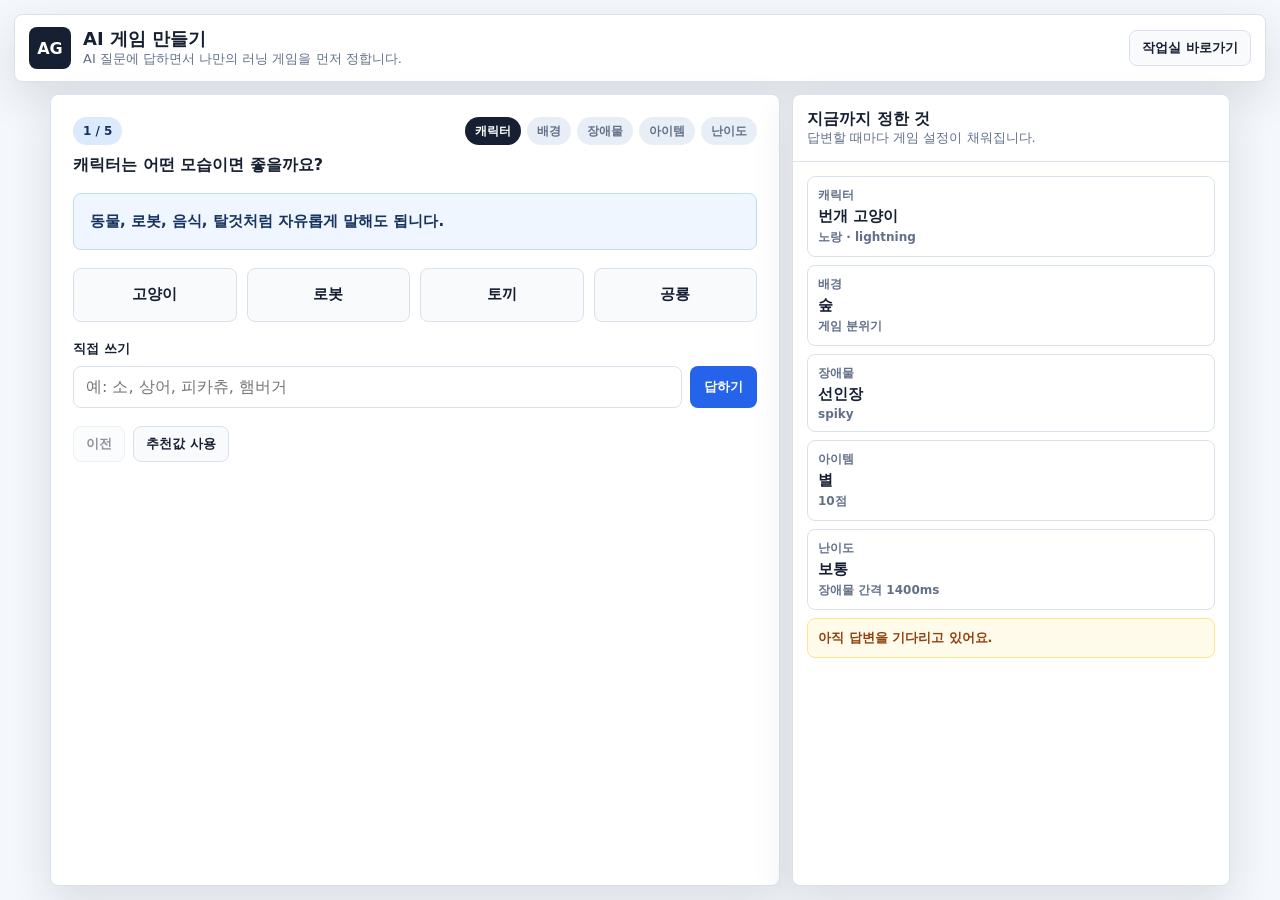
<file: index.html>
<!doctype html>
<html lang="ko">
  <head>
    <meta charset="utf-8" />
    <meta name="viewport" content="width=device-width, initial-scale=1" />
    <title>AI Agent Game Lab - 만들기</title>
    <link rel="stylesheet" href="./styles.css" />
  </head>
  <body>
    <div class="creator-shell">
      <header class="creator-topbar">
        <div class="brand-block">
          <div class="brand-mark">AG</div>
          <div>
            <h1>AI 게임 만들기</h1>
            <p>AI 질문에 답하면서 나만의 러닝 게임을 먼저 정합니다.</p>
          </div>
        </div>
        <a class="text-link" href="./play.html">작업실 바로가기</a>
      </header>

      <main class="creator-main">
        <section class="conversation-card" aria-label="게임 만들기 대화">
          <div class="progress-row">
            <div>
              <span id="stepLabel" class="step-label">1 / 5</span>
              <h2 id="questionTitle">캐릭터는 어떤 모습이면 좋을까요?</h2>
            </div>
            <div id="stepPills" class="step-pills" aria-label="진행 단계"></div>
          </div>

          <div id="agentBubble" class="agent-bubble">
            예시를 고르거나 직접 적어도 됩니다. 없는 답을 적으면 AI가 게임에 맞는 모양으로 바꿔줄게요.
          </div>

          <div id="choiceGrid" class="choice-grid" aria-label="선택지"></div>

          <form id="creatorForm" class="creator-form">
            <label for="customAnswer">직접 쓰기</label>
            <div class="creator-input-row">
              <input id="customAnswer" type="text" autocomplete="off" placeholder="예: 소, 화산, 바나나 껍질" />
              <button class="primary-button" type="submit">답하기</button>
            </div>
          </form>

          <div class="creator-actions">
            <button id="backStepBtn" class="ghost-button" type="button" disabled>이전</button>
            <button id="skipStepBtn" class="ghost-button" type="button">추천값 사용</button>
          </div>
        </section>

        <aside class="draft-card" aria-label="지금까지 정한 것">
          <div class="panel-heading">
            <div>
              <h2>지금까지 정한 것</h2>
              <p>답변할 때마다 게임 설정이 채워집니다.</p>
            </div>
          </div>
          <div id="draftSummary" class="draft-summary"></div>
          <div id="finalPanel" class="final-panel hidden">
            <h2>게임 설정이 완성됐어요</h2>
            <p>아래 설정으로 러닝 게임 작업실을 열 수 있습니다.</p>
            <button id="createGameBtn" class="primary-button" type="button">게임 만들기</button>
          </div>
        </aside>
      </main>
    </div>

    <script src="./creator.js"></script>
  </body>
</html>
</file>
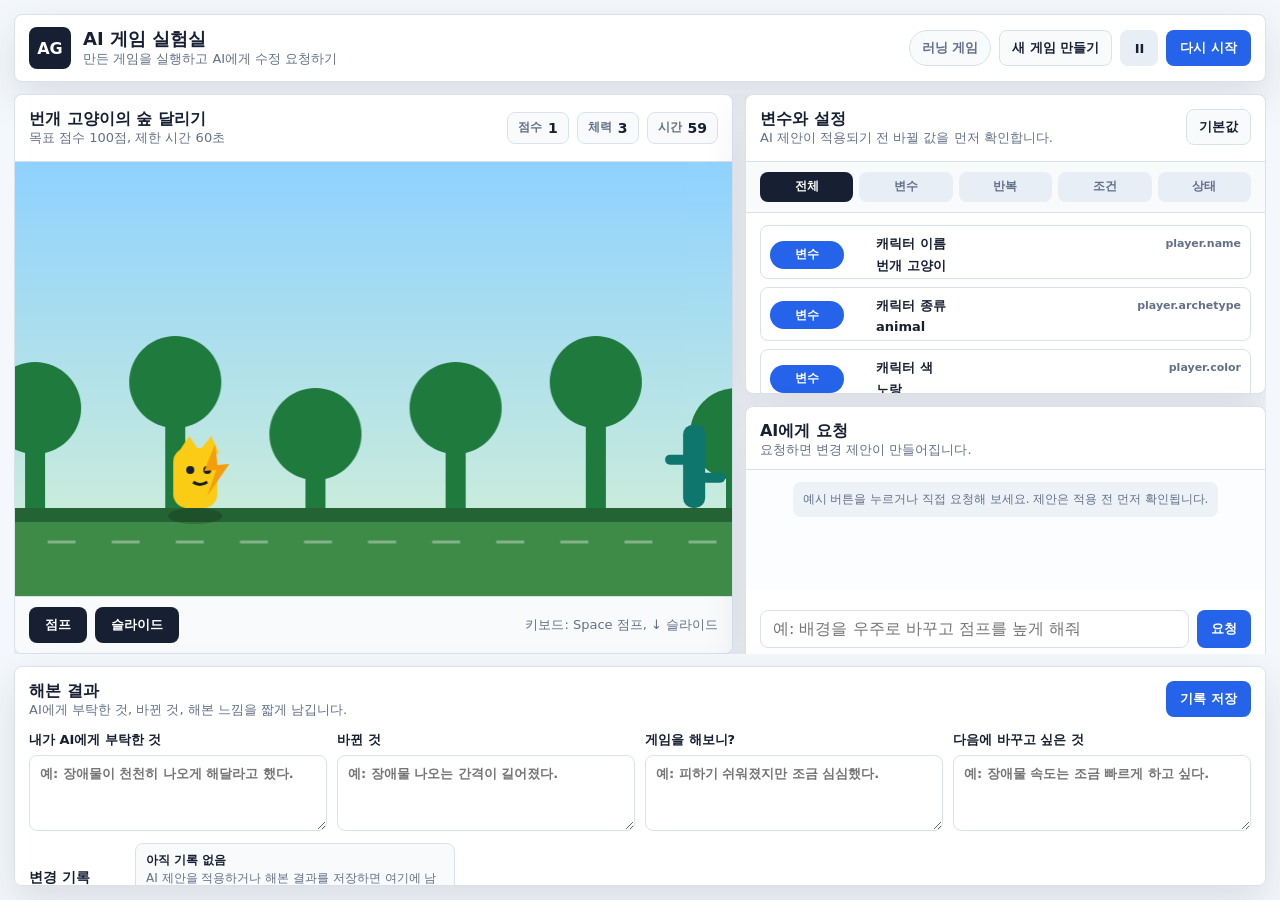
<file: play.html>
<!doctype html>
<html lang="ko">
  <head>
    <meta charset="utf-8" />
    <meta name="viewport" content="width=device-width, initial-scale=1" />
    <title>AI Agent Game Lab - 작업실</title>
    <link rel="stylesheet" href="./styles.css" />
  </head>
  <body>
    <div class="app-shell">
      <header class="topbar">
        <div class="brand-block">
          <div class="brand-mark">AG</div>
          <div>
            <h1>AI 게임 실험실</h1>
            <p>만든 게임을 실행하고 AI에게 수정 요청하기</p>
          </div>
        </div>
        <div class="top-actions">
          <div class="mode-pill">러닝 게임</div>
          <a class="text-link" href="./index.html">새 게임 만들기</a>
          <button id="pauseBtn" class="icon-button" type="button" aria-label="일시정지">II</button>
          <button id="restartBtn" class="primary-button" type="button">다시 시작</button>
        </div>
      </header>

      <main class="workspace">
        <section class="game-panel" aria-label="게임 화면">
          <div class="game-header">
            <div>
              <h2 id="gameTitle">번개 고양이의 숲 달리기</h2>
              <p id="gameSubtitle">점프해서 장애물을 피하고 아이템을 모으세요.</p>
            </div>
            <div class="hud-strip">
              <span>점수 <strong id="scoreValue">0</strong></span>
              <span>체력 <strong id="hpValue">3</strong></span>
              <span>시간 <strong id="timeValue">60</strong></span>
            </div>
          </div>
          <div class="canvas-wrap">
            <canvas id="gameCanvas" width="960" height="540"></canvas>
            <div id="gameOverlay" class="game-overlay hidden">
              <strong id="overlayTitle">게임 종료</strong>
              <span id="overlayText">다시 시작해서 다른 설정을 실험해 보세요.</span>
            </div>
          </div>
          <div class="game-controls">
            <button id="jumpBtn" class="control-button" type="button">점프</button>
            <button id="slideBtn" class="control-button" type="button">슬라이드</button>
            <p>키보드: Space 점프, ↓ 슬라이드</p>
          </div>
        </section>

        <aside class="side-panel">
          <section class="variables-panel" aria-label="변수와 설정">
            <div class="panel-heading">
              <div>
                <h2>변수와 설정</h2>
                <p>AI 제안이 적용되기 전 바뀔 값을 먼저 확인합니다.</p>
              </div>
              <button id="resetBtn" class="ghost-button" type="button">기본값</button>
            </div>

            <div class="concept-tabs" role="tablist" aria-label="개념 필터">
              <button class="concept-tab active" data-filter="all" type="button">전체</button>
              <button class="concept-tab" data-filter="variable" type="button">변수</button>
              <button class="concept-tab" data-filter="loop" type="button">반복</button>
              <button class="concept-tab" data-filter="condition" type="button">조건</button>
              <button class="concept-tab" data-filter="state" type="button">상태</button>
            </div>

            <div id="variableList" class="variable-list"></div>
          </section>

          <section class="chat-panel" aria-label="AI 채팅">
            <div class="panel-heading compact">
              <div>
                <h2>AI에게 요청</h2>
                <p>요청하면 변경 제안이 만들어집니다.</p>
              </div>
            </div>

            <div id="chatMessages" class="chat-messages" aria-live="polite"></div>

            <div class="prompt-chips" aria-label="요청 예시">
              <button type="button" data-prompt="배경을 우주로 바꿔줘">우주 배경</button>
              <button type="button" data-prompt="캐릭터를 빠르게 해줘">빠른 캐릭터</button>
              <button type="button" data-prompt="장애물이 천천히 나오게 해줘">쉬운 장애물</button>
              <button type="button" data-prompt="점프를 더 높게 해줘">높은 점프</button>
            </div>

            <form id="agentForm" class="agent-form">
              <input
                id="agentInput"
                type="text"
                autocomplete="off"
                placeholder="예: 배경을 우주로 바꾸고 점프를 높게 해줘"
              />
              <button class="primary-button" type="submit">요청</button>
            </form>

            <div class="proposal-actions">
              <button id="applyBtn" class="primary-button" type="button" disabled>제안 적용</button>
              <button id="clearProposalBtn" class="ghost-button" type="button" disabled>제안 지우기</button>
              <button id="undoBtn" class="ghost-button" type="button" disabled>되돌리기</button>
            </div>
          </section>
        </aside>
      </main>

      <section class="journal-panel" aria-label="해본 결과">
        <div class="journal-header">
          <div>
            <h2>해본 결과</h2>
            <p>AI에게 부탁한 것, 바뀐 것, 해본 느낌을 짧게 남깁니다.</p>
          </div>
          <button id="saveJournalBtn" class="primary-button" type="button">기록 저장</button>
        </div>
        <div class="journal-grid">
          <label>
            내가 AI에게 부탁한 것
            <textarea id="journalPrompt" rows="3" placeholder="예: 장애물이 천천히 나오게 해달라고 했다."></textarea>
          </label>
          <label>
            바뀐 것
            <textarea id="journalChanges" rows="3" placeholder="예: 장애물 나오는 간격이 길어졌다."></textarea>
          </label>
          <label>
            게임을 해보니?
            <textarea id="journalResult" rows="3" placeholder="예: 피하기 쉬워졌지만 조금 심심했다."></textarea>
          </label>
          <label>
            다음에 바꾸고 싶은 것
            <textarea id="journalNext" rows="3" placeholder="예: 장애물 속도는 조금 빠르게 하고 싶다."></textarea>
          </label>
        </div>
        <div class="history-row">
          <h3>변경 기록</h3>
          <div id="historyList" class="history-list"></div>
        </div>
      </section>
    </div>

    <script src="./app.js"></script>
  </body>
</html>
</file>
<file: styles.css>
:root {
  --bg: #f4f7fb;
  --surface: #ffffff;
  --surface-2: #f8fafc;
  --line: #d9e2ec;
  --line-strong: #b6c4d6;
  --text: #172033;
  --muted: #627089;
  --accent: #2563eb;
  --accent-2: #14b8a6;
  --warn: #f59e0b;
  --danger: #dc2626;
  --ok: #16a34a;
  --shadow: 0 16px 42px rgba(31, 41, 55, 0.12);
  --radius: 8px;
  --font: Inter, ui-sans-serif, system-ui, -apple-system, BlinkMacSystemFont, "Segoe UI", sans-serif;
}

* {
  box-sizing: border-box;
}

html,
body {
  height: 100%;
}

body {
  margin: 0;
  background: var(--bg);
  color: var(--text);
  font-family: var(--font);
}

button,
input,
textarea {
  font: inherit;
}

button {
  border: 0;
  cursor: pointer;
}

button:disabled {
  cursor: not-allowed;
  opacity: 0.48;
}

.app-shell {
  display: grid;
  grid-template-rows: 68px minmax(0, 1fr) minmax(170px, 220px);
  height: 100vh;
  padding: 14px;
  gap: 12px;
  overflow: hidden;
}

.topbar,
.game-panel,
.variables-panel,
.chat-panel,
.journal-panel {
  background: var(--surface);
  border: 1px solid var(--line);
  border-radius: var(--radius);
  box-shadow: var(--shadow);
}

.topbar {
  display: flex;
  align-items: center;
  justify-content: space-between;
  padding: 10px 14px;
}

.brand-block {
  display: flex;
  align-items: center;
  gap: 12px;
  min-width: 0;
}

.brand-mark {
  display: grid;
  place-items: center;
  width: 42px;
  height: 42px;
  border-radius: 8px;
  background: #172033;
  color: #ffffff;
  font-weight: 800;
}

h1,
h2,
h3,
p {
  margin: 0;
}

h1 {
  font-size: 18px;
  line-height: 1.2;
}

h2 {
  font-size: 16px;
  line-height: 1.25;
}

h3 {
  font-size: 14px;
  line-height: 1.2;
}

p {
  color: var(--muted);
  font-size: 13px;
  line-height: 1.35;
}

.top-actions {
  display: flex;
  align-items: center;
  gap: 8px;
}

.mode-pill {
  border: 1px solid var(--line);
  border-radius: 999px;
  background: var(--surface-2);
  color: var(--muted);
  font-size: 13px;
  font-weight: 700;
  padding: 8px 12px;
}

.primary-button,
.ghost-button,
.icon-button,
.control-button {
  min-height: 36px;
  border-radius: 8px;
  font-size: 13px;
  font-weight: 800;
}

.primary-button {
  background: var(--accent);
  color: #ffffff;
  padding: 0 14px;
}

.ghost-button {
  border: 1px solid var(--line);
  background: var(--surface-2);
  color: var(--text);
  padding: 0 12px;
}

.icon-button {
  width: 38px;
  background: #e8eef6;
  color: var(--text);
}

.workspace {
  display: grid;
  grid-template-columns: minmax(560px, 1.38fr) minmax(390px, 1fr);
  gap: 12px;
  min-height: 0;
  overflow: hidden;
}

.game-panel {
  display: grid;
  grid-template-rows: auto minmax(360px, 1fr) auto;
  min-width: 0;
  overflow: hidden;
}

.game-header {
  display: flex;
  align-items: center;
  justify-content: space-between;
  gap: 12px;
  padding: 14px;
  border-bottom: 1px solid var(--line);
}

.hud-strip {
  display: flex;
  gap: 8px;
  flex-wrap: wrap;
  justify-content: flex-end;
}

.hud-strip span {
  display: inline-flex;
  align-items: center;
  gap: 6px;
  min-height: 32px;
  padding: 6px 10px;
  border: 1px solid var(--line);
  border-radius: 8px;
  background: var(--surface-2);
  color: var(--muted);
  font-size: 12px;
  font-weight: 700;
}

.hud-strip strong {
  color: var(--text);
  font-size: 14px;
}

.canvas-wrap {
  position: relative;
  min-height: 0;
  background: #dce8f5;
  overflow: hidden;
}

#gameCanvas {
  display: block;
  width: 100%;
  height: 100%;
}

.game-overlay {
  position: absolute;
  inset: 0;
  display: grid;
  place-content: center;
  gap: 8px;
  text-align: center;
  background: rgba(23, 32, 51, 0.58);
  color: #ffffff;
}

.game-overlay strong {
  font-size: 28px;
}

.game-overlay span {
  font-size: 14px;
}

.hidden {
  display: none !important;
}

.game-controls {
  display: flex;
  align-items: center;
  gap: 8px;
  padding: 10px 14px;
  border-top: 1px solid var(--line);
  background: var(--surface-2);
}

.control-button {
  background: #172033;
  color: #ffffff;
  padding: 0 16px;
}

.game-controls p {
  margin-left: auto;
}

.side-panel {
  display: grid;
  grid-template-rows: minmax(300px, 1.08fr) minmax(260px, 0.92fr);
  gap: 12px;
  min-width: 0;
  min-height: 0;
}

.variables-panel,
.chat-panel {
  display: flex;
  flex-direction: column;
  min-height: 0;
  overflow: hidden;
}

.panel-heading {
  display: flex;
  align-items: flex-start;
  justify-content: space-between;
  gap: 12px;
  padding: 14px;
  border-bottom: 1px solid var(--line);
}

.panel-heading.compact {
  padding-bottom: 10px;
}

.concept-tabs {
  display: grid;
  grid-template-columns: repeat(5, minmax(0, 1fr));
  gap: 6px;
  padding: 10px 14px;
  border-bottom: 1px solid var(--line);
  background: var(--surface-2);
}

.concept-tab {
  min-height: 30px;
  border-radius: 8px;
  background: #e8eef6;
  color: var(--muted);
  font-size: 12px;
  font-weight: 800;
}

.concept-tab.active {
  background: var(--text);
  color: #ffffff;
}

.variable-list {
  display: grid;
  gap: 8px;
  padding: 12px 14px 14px;
  overflow: auto;
}

.variable-item {
  display: grid;
  grid-template-columns: 96px 1fr;
  gap: 10px;
  align-items: center;
  min-height: 54px;
  border: 1px solid var(--line);
  border-radius: 8px;
  background: #ffffff;
  padding: 9px;
}

.variable-item.pending {
  border-color: #f2c96b;
  background: #fff9e8;
}

.concept-label {
  display: inline-flex;
  align-items: center;
  justify-content: center;
  width: 74px;
  min-height: 28px;
  border-radius: 999px;
  color: #ffffff;
  font-size: 12px;
  font-weight: 900;
}

.concept-variable {
  background: var(--accent);
}

.concept-loop {
  background: #7c3aed;
}

.concept-condition {
  background: var(--warn);
}

.concept-state {
  background: var(--ok);
}

.variable-copy {
  min-width: 0;
}

.variable-title {
  display: flex;
  align-items: center;
  justify-content: space-between;
  gap: 10px;
  margin-bottom: 4px;
  font-size: 13px;
  font-weight: 900;
}

.variable-key {
  color: var(--muted);
  font-size: 11px;
  font-weight: 700;
}

.value-line {
  display: flex;
  align-items: center;
  gap: 6px;
  min-width: 0;
  color: var(--muted);
  font-size: 13px;
}

.value-now,
.value-next {
  display: inline-block;
  max-width: 170px;
  overflow: hidden;
  text-overflow: ellipsis;
  white-space: nowrap;
  color: var(--text);
  font-weight: 800;
}

.value-arrow {
  color: var(--warn);
  font-weight: 900;
}

.chat-messages {
  display: flex;
  flex-direction: column;
  gap: 8px;
  flex: 1;
  min-height: 120px;
  padding: 12px 14px;
  overflow: auto;
  background: #fbfdff;
}

.message {
  max-width: 92%;
  border-radius: 8px;
  padding: 9px 10px;
  font-size: 13px;
  line-height: 1.45;
}

.message.user {
  align-self: flex-end;
  background: #dceafe;
  color: #17335f;
}

.message.agent {
  align-self: flex-start;
  border: 1px solid var(--line);
  background: #ffffff;
}

.message.system {
  align-self: center;
  background: #edf2f7;
  color: var(--muted);
  font-size: 12px;
}

.prompt-chips {
  display: flex;
  gap: 6px;
  padding: 10px 14px 0;
  overflow-x: auto;
}

.prompt-chips button {
  flex: 0 0 auto;
  min-height: 30px;
  border-radius: 999px;
  background: #e8eef6;
  color: #334155;
  font-size: 12px;
  font-weight: 800;
  padding: 0 10px;
}

.agent-form {
  display: grid;
  grid-template-columns: 1fr auto;
  gap: 8px;
  padding: 10px 14px;
}

.agent-form input,
textarea {
  width: 100%;
  border: 1px solid var(--line);
  border-radius: 8px;
  background: #ffffff;
  color: var(--text);
  outline: none;
}

.agent-form input {
  min-height: 38px;
  padding: 0 12px;
}

.agent-form input:focus,
textarea:focus {
  border-color: var(--accent);
  box-shadow: 0 0 0 3px rgba(37, 99, 235, 0.14);
}

.proposal-actions {
  display: grid;
  grid-template-columns: 1fr 1fr 1fr;
  gap: 8px;
  padding: 0 14px 14px;
}

.journal-panel {
  padding: 14px;
  min-height: 0;
  overflow: auto;
}

.journal-header {
  display: flex;
  align-items: flex-start;
  justify-content: space-between;
  gap: 12px;
  margin-bottom: 12px;
}

.journal-grid {
  display: grid;
  grid-template-columns: repeat(4, minmax(0, 1fr));
  gap: 10px;
}

label {
  display: grid;
  gap: 6px;
  color: var(--text);
  font-size: 13px;
  font-weight: 900;
}

textarea {
  min-height: 76px;
  resize: vertical;
  padding: 9px 10px;
  color: var(--text);
  font-size: 13px;
  line-height: 1.45;
}

.history-row {
  display: grid;
  grid-template-columns: 96px 1fr;
  align-items: center;
  gap: 10px;
  margin-top: 12px;
}

.history-list {
  display: flex;
  gap: 8px;
  overflow-x: auto;
}

.history-item {
  flex: 0 0 auto;
  max-width: 320px;
  border: 1px solid var(--line);
  border-radius: 8px;
  background: var(--surface-2);
  padding: 8px 10px;
  color: var(--muted);
  font-size: 12px;
  line-height: 1.35;
}

.history-item strong {
  display: block;
  margin-bottom: 2px;
  color: var(--text);
}

.creator-shell {
  display: grid;
  grid-template-rows: 68px minmax(0, 1fr);
  min-height: 100vh;
  padding: 14px;
  gap: 12px;
}

.creator-topbar,
.conversation-card,
.draft-card {
  background: var(--surface);
  border: 1px solid var(--line);
  border-radius: var(--radius);
  box-shadow: var(--shadow);
}

.creator-topbar {
  display: flex;
  align-items: center;
  justify-content: space-between;
  padding: 10px 14px;
}

.text-link {
  display: inline-flex;
  align-items: center;
  min-height: 36px;
  border: 1px solid var(--line);
  border-radius: 8px;
  background: var(--surface-2);
  color: var(--text);
  font-size: 13px;
  font-weight: 800;
  padding: 0 12px;
  text-decoration: none;
}

.creator-main {
  display: grid;
  grid-template-columns: minmax(520px, 1.25fr) minmax(340px, 0.75fr);
  gap: 12px;
  min-height: 0;
  max-width: 1180px;
  width: 100%;
  margin: 0 auto;
}

.conversation-card {
  display: grid;
  grid-template-rows: auto auto auto auto auto;
  align-content: start;
  gap: 18px;
  min-height: 0;
  padding: 22px;
}

.progress-row {
  display: flex;
  align-items: flex-start;
  justify-content: space-between;
  gap: 16px;
}

.step-label {
  display: inline-flex;
  align-items: center;
  min-height: 28px;
  border-radius: 999px;
  background: #dceafe;
  color: #17335f;
  font-size: 12px;
  font-weight: 900;
  padding: 0 10px;
  margin-bottom: 10px;
}

.step-pills {
  display: flex;
  flex-wrap: wrap;
  justify-content: flex-end;
  gap: 6px;
  max-width: 340px;
}

.step-pill {
  display: inline-flex;
  align-items: center;
  min-height: 28px;
  border-radius: 999px;
  background: #e8eef6;
  color: var(--muted);
  font-size: 12px;
  font-weight: 900;
  padding: 0 10px;
}

.step-pill.active {
  background: var(--text);
  color: #ffffff;
}

.step-pill.done {
  background: #dcfce7;
  color: #166534;
}

.agent-bubble {
  border: 1px solid #bfdbfe;
  border-radius: 8px;
  background: #eff6ff;
  color: #17335f;
  font-size: 15px;
  font-weight: 700;
  line-height: 1.5;
  padding: 16px;
}

.choice-grid {
  display: grid;
  grid-template-columns: repeat(4, minmax(0, 1fr));
  gap: 10px;
}

.choice-button {
  min-height: 54px;
  border: 1px solid var(--line);
  border-radius: 8px;
  background: var(--surface-2);
  color: var(--text);
  font-size: 15px;
  font-weight: 900;
}

.choice-button:hover {
  border-color: var(--accent);
  background: #eff6ff;
}

.creator-form {
  display: grid;
  gap: 8px;
}

.creator-input-row {
  display: grid;
  grid-template-columns: 1fr auto;
  gap: 8px;
}

.creator-input-row input {
  min-height: 42px;
  border: 1px solid var(--line);
  border-radius: 8px;
  padding: 0 12px;
  outline: none;
}

.creator-input-row input:focus {
  border-color: var(--accent);
  box-shadow: 0 0 0 3px rgba(37, 99, 235, 0.14);
}

.creator-actions {
  display: flex;
  gap: 8px;
}

.draft-card {
  display: flex;
  flex-direction: column;
  min-height: 0;
  overflow: hidden;
}

.draft-summary {
  display: grid;
  gap: 8px;
  padding: 14px;
  overflow: auto;
}

.summary-item {
  display: grid;
  gap: 3px;
  border: 1px solid var(--line);
  border-radius: 8px;
  background: #ffffff;
  padding: 10px;
}

.summary-item span {
  color: var(--muted);
  font-size: 12px;
  font-weight: 900;
}

.summary-item strong {
  color: var(--text);
  font-size: 15px;
}

.summary-item small {
  color: var(--muted);
  font-size: 12px;
  font-weight: 700;
}

.agent-note {
  border: 1px solid #fde68a;
  border-radius: 8px;
  background: #fffbeb;
  color: #92400e;
  font-size: 13px;
  font-weight: 800;
  line-height: 1.45;
  padding: 10px;
}

.final-panel {
  display: grid;
  gap: 8px;
  border-top: 1px solid var(--line);
  background: var(--surface-2);
  padding: 14px;
}

@media (max-width: 1100px) {
  .app-shell {
    grid-template-rows: auto auto auto;
    height: auto;
    overflow: visible;
  }

  .topbar,
  .creator-topbar,
  .game-header,
  .journal-header {
    align-items: stretch;
    flex-direction: column;
  }

  .top-actions,
  .hud-strip {
    justify-content: flex-start;
  }

  .workspace {
    grid-template-columns: 1fr;
    overflow: visible;
  }

  .creator-main {
    grid-template-columns: 1fr;
  }

  .game-panel {
    min-height: 560px;
  }

  .side-panel {
    grid-template-rows: auto auto;
  }

  .variables-panel,
  .chat-panel {
    max-height: none;
  }

  .journal-grid {
    grid-template-columns: repeat(2, minmax(0, 1fr));
  }

  .creator-shell {
    grid-template-rows: auto auto;
  }
}

@media (max-width: 720px) {
  .app-shell {
    padding: 8px;
  }

  .game-panel {
    min-height: 500px;
  }

  .journal-grid,
  .proposal-actions,
  .agent-form,
  .choice-grid,
  .creator-input-row {
    grid-template-columns: 1fr;
  }

  .concept-tabs {
    grid-template-columns: repeat(3, minmax(0, 1fr));
  }

  .variable-item {
    grid-template-columns: 1fr;
  }

  .history-row {
    grid-template-columns: 1fr;
  }

  .game-controls {
    align-items: stretch;
    flex-wrap: wrap;
  }

  .game-controls p {
    width: 100%;
    margin-left: 0;
  }
}
</file>
